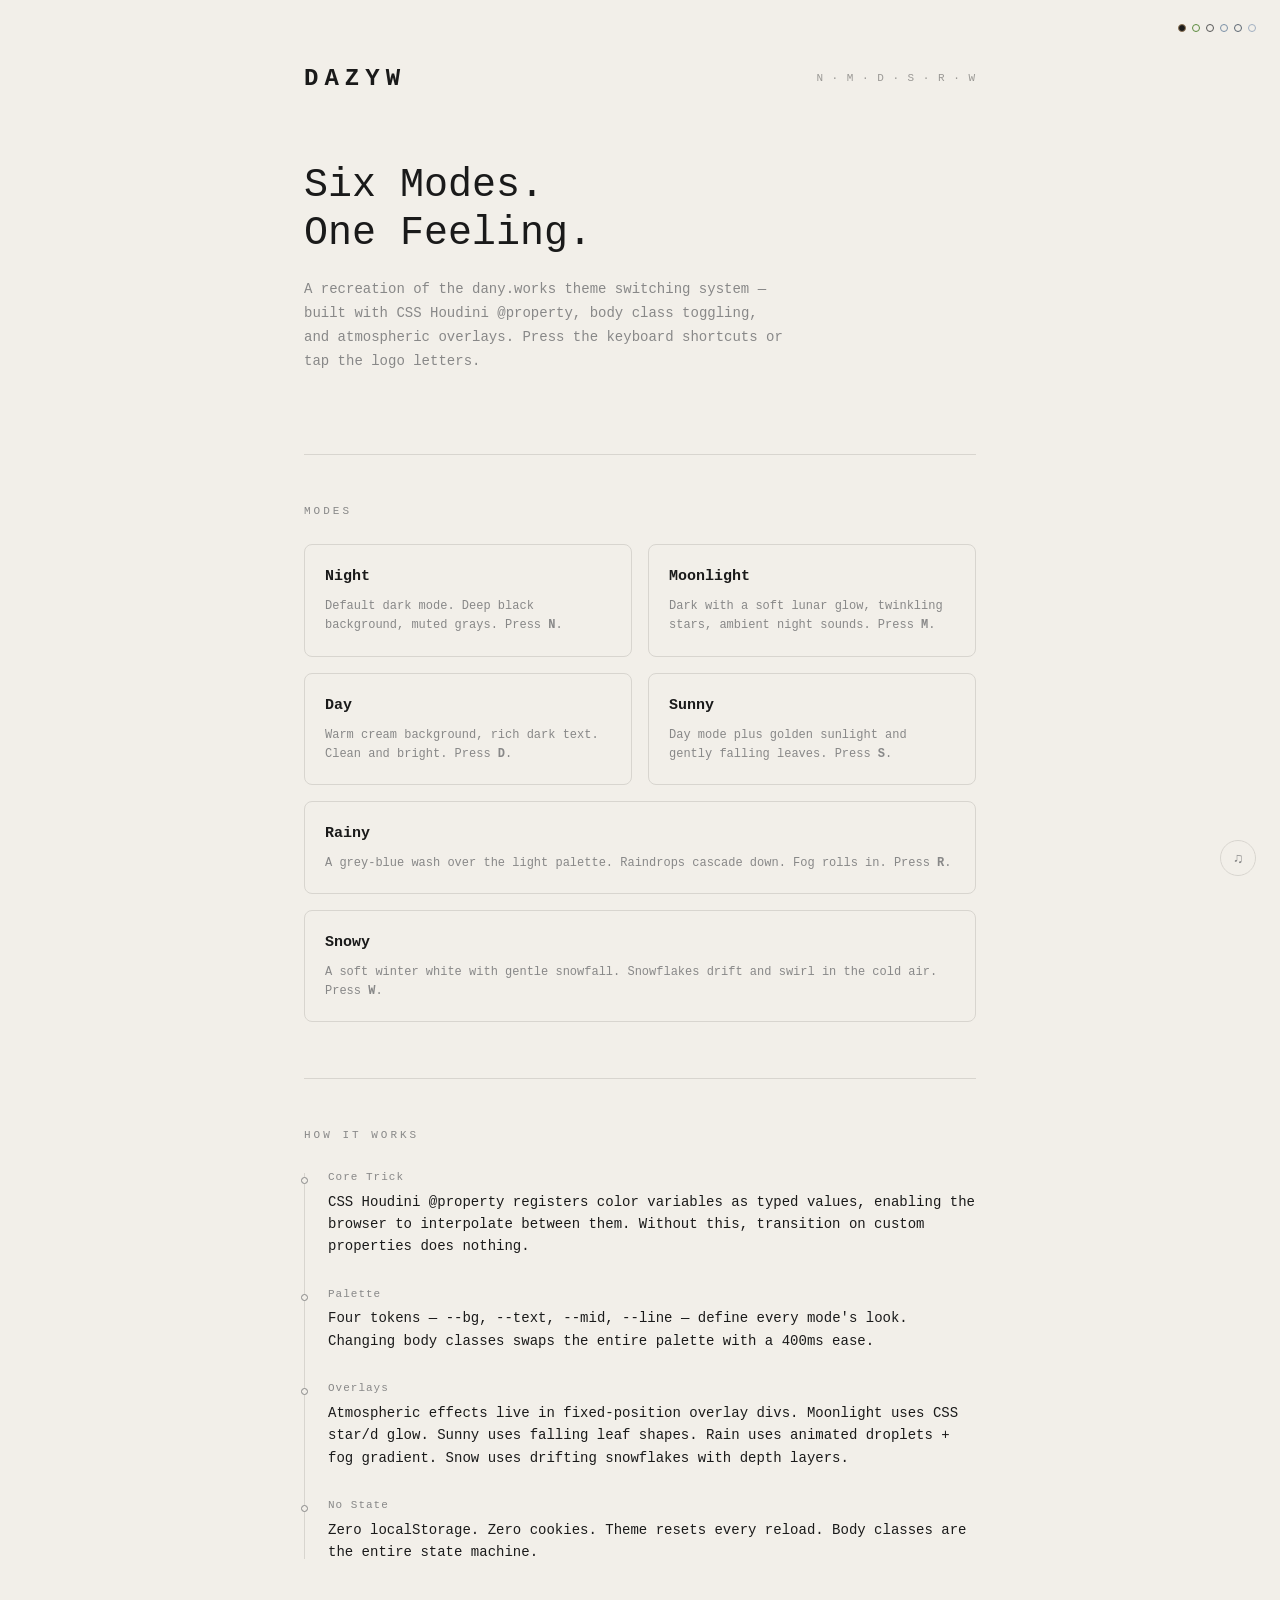
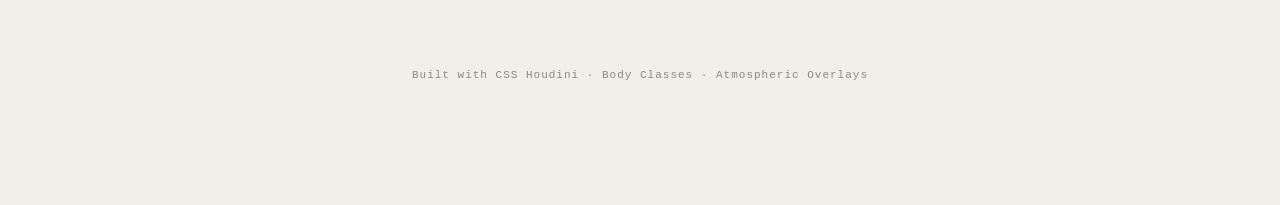
<file: index.html>
<!DOCTYPE html>
<html lang="en">
<head>
<meta charset="UTF-8">
<meta name="viewport" content="width=device-width, initial-scale=1.0">
<title>Theme Modes — Night · Moonlight · Day · Sunny · Rainy · Snowy</title>
<style>
/* ── CSS Houdini @property — enables smooth color interpolation ── */
@property --bg    { syntax: '<color>'; inherits: true; initial-value: #080808; }
@property --text  { syntax: '<color>'; inherits: true; initial-value: #b4b4b4; }
@property --mid   { syntax: '<color>'; inherits: true; initial-value: #404040; }
@property --line  { syntax: '<color>'; inherits: true; initial-value: #181818; }
@property --accent { syntax: '<color>'; inherits: true; initial-value: #6b6b6b; }

/* ── Reset ── */
*, *::before, *::after { margin: 0; padding: 0; box-sizing: border-box; }

body {
  background: var(--bg);
  color: var(--text);
  font-family: 'SF Mono', 'Fira Code', 'Cascadia Code', monospace;
  transition: --bg 400ms ease, --text 400ms ease, --mid 400ms ease, --line 400ms ease, --accent 400ms ease;
  min-height: 100vh;
  overflow-x: hidden;
  line-height: 1.6;
}

a { color: var(--accent); text-decoration: none; transition: color 300ms; }
a:hover { color: var(--text); }

/* ── Mode color palettes ── */

/* Night is default — uses @property initial-values */

body.midnight {
  --bg: #080808;
  --text: #b4b4b4;
  --mid: #404040;
  --line: #181818;
  --accent: #7a8fa6;
}

body.light {
  --bg: #f2efe9;
  --text: #1a1a1a;
  --mid: #888888;
  --line: #d8d5cf;
  --accent: #8b7355;
}

body.rain {
  --bg: #4a535e;
  --text: #d8dce0;
  --mid: #8a929a;
  --line: #5c656e;
  --accent: #a0aab4;
}

body.snow {
  --bg: #d4dde7;
  --text: #1d2936;
  --mid: #5f7083;
  --line: #b5c1cf;
  --accent: #2f4154;
}

/* ── Layout ── */
.page { max-width: 720px; margin: 0 auto; padding: 60px 24px 120px; position: relative; z-index: 1; }

/* ── Header ── */
.header { display: flex; justify-content: space-between; align-items: center; margin-bottom: 64px; }
.logo {
  font-size: 24px;
  font-weight: 700;
  letter-spacing: 6px;
  color: var(--text);
  cursor: default;
  user-select: none;
}
.logo span {
  display: inline-block;
  cursor: pointer;
  transition: opacity 200ms;
  position: relative;
}
.logo span:hover { opacity: 0.7; }
.logo span[data-hint]:hover::after {
  content: attr(data-hint);
  position: absolute;
  bottom: -24px;
  left: 50%;
  transform: translateX(-50%);
  font-size: 10px;
  letter-spacing: 1px;
  opacity: 0.5;
  white-space: nowrap;
}

.mode-shortcuts {
  font-size: 11px;
  letter-spacing: 1px;
  opacity: 0.4;
  text-transform: uppercase;
}

/* ── Mode Indicator ── */
.mode-indicator {
  position: fixed;
  top: 24px;
  right: 24px;
  z-index: 1000;
  display: flex;
  gap: 6px;
}
.mode-dot {
  width: 8px;
  height: 8px;
  border-radius: 50%;
  border: 1.5px solid var(--mid);
  cursor: pointer;
  transition: all 300ms;
  position: relative;
}
.mode-dot:hover { transform: scale(1.4); }
.mode-dot.active { background: var(--text); border-color: var(--text); }
.mode-dot[data-mode="night"] { border-color: #555; }
.mode-dot[data-mode="midnight"] { border-color: #7a8fa6; }
.mode-dot[data-mode="day"] { border-color: #8b7355; }
.mode-dot[data-mode="sunny"] { border-color: #5a8a3c; }
.mode-dot[data-mode="rain"] { border-color: #5a6570; }
.mode-dot[data-mode="snow"] { border-color: #a0aec0; }

/* ── Hero ── */
.hero { margin-bottom: 80px; }
.hero h1 {
  font-size: 40px;
  font-weight: 300;
  line-height: 1.2;
  margin-bottom: 20px;
  color: var(--text);
}
.hero p {
  font-size: 14px;
  color: var(--mid);
  max-width: 480px;
  line-height: 1.7;
}

/* ── Divider ── */
.divider {
  height: 1px;
  background: var(--line);
  margin: 48px 0;
  transition: background 400ms;
}

/* ── Section ── */
.section { margin-bottom: 56px; }
.section-title {
  font-size: 11px;
  text-transform: uppercase;
  letter-spacing: 3px;
  color: var(--mid);
  margin-bottom: 24px;
}

/* ── Cards ── */
.card-grid { display: grid; grid-template-columns: 1fr 1fr; gap: 16px; }
.card {
  border: 1px solid var(--line);
  border-radius: 8px;
  padding: 20px;
  transition: border-color 300ms, transform 200ms;
  cursor: default;
}
.card:hover { border-color: var(--mid); transform: translateY(-2px); }
.card h3 { font-size: 15px; font-weight: 600; margin-bottom: 8px; color: var(--text); }
.card p { font-size: 12px; color: var(--mid); line-height: 1.6; }

/* ── Timeline ── */
.timeline { position: relative; padding-left: 24px; }
.timeline::before {
  content: '';
  position: absolute;
  left: 0;
  top: 4px;
  bottom: 4px;
  width: 1px;
  background: var(--line);
}
.timeline-item { margin-bottom: 28px; position: relative; }
.timeline-item::before {
  content: '';
  position: absolute;
  left: -27px;
  top: 8px;
  width: 7px;
  height: 7px;
  border-radius: 50%;
  border: 1.5px solid var(--mid);
  background: var(--bg);
  transition: background 300ms, border-color 300ms;
}
.timeline-item:hover::before { background: var(--text); border-color: var(--text); }
.timeline-date { font-size: 11px; color: var(--mid); margin-bottom: 4px; letter-spacing: 1px; }
.timeline-text { font-size: 14px; color: var(--text); line-height: 1.6; }

/* ── Footer ── */
.footer {
  text-align: center;
  padding-top: 48px;
  font-size: 11px;
  color: var(--mid);
  letter-spacing: 1px;
}

/* ══════════════════════════════════════════════
   OVERLAYS — atmospheric effects
   ══════════════════════════════════════════════ */

/* ── Moonlight overlay ── */
#moon-overlay {
  position: fixed;
  inset: 0;
  pointer-events: none;
  z-index: 999;
  opacity: 0;
  transition: opacity 700ms cubic-bezier(0.23, 1, 0.32, 1);
}
body.midnight #moon-overlay { opacity: 1; }

/* ── Moon — rendered via canvas for realism ── */
.moon-canvas-wrap {
  position: absolute;
  top: 5%;
  right: 12%;
  width: 90px;
  height: 90px;
}
#moon-canvas {
  width: 100%;
  height: 100%;
  border-radius: 50%;
  filter: drop-shadow(0 0 12px rgba(200, 215, 235, 0.25))
          drop-shadow(0 0 40px rgba(180, 200, 230, 0.10));
}
/* Soft halo ring around the moon */
.moon-canvas-wrap::before {
  content: '';
  position: absolute;
  inset: -45px;
  border-radius: 50%;
  background: radial-gradient(circle,
    rgba(180, 200, 230, 0.08) 25%,
    rgba(160, 185, 225, 0.03) 50%,
    transparent 70%
  );
  animation: haloPulse 14s ease-in-out infinite;
}
/* Moonlight beam on the page */
.moon-light-beam {
  position: absolute;
  top: 0;
  right: 0;
  width: 55%;
  height: 100%;
  background: radial-gradient(ellipse at 90% 6%,
    rgba(180, 200, 230, 0.035) 0%,
    rgba(160, 180, 215, 0.012) 35%,
    transparent 65%
  );
}

.stars { position: absolute; inset: 0; }
#stars-canvas { width: 100%; height: 100%; }

@keyframes haloPulse {
  0%, 100% { transform: scale(1); opacity: 0.8; }
  50% { transform: scale(1.06); opacity: 1; }
}

/* ── Sunny / Leaves overlay ── */
#leaves-overlay {
  position: fixed;
  inset: 0;
  pointer-events: none;
  z-index: 999;
  opacity: 0;
  mix-blend-mode: multiply;
  transition: opacity 700ms cubic-bezier(0.23, 1, 0.32, 1);
}
body.leaves #leaves-overlay { opacity: 1; }
#leaves-video {
  width: 100%;
  height: 100%;
  object-fit: cover;
}

/* ── Rain overlay ── */
#rain-overlay {
  position: fixed;
  inset: 0;
  pointer-events: none;
  z-index: 999;
  opacity: 0;
  transition: opacity 700ms cubic-bezier(0.23, 1, 0.32, 1);
}
body.rain #rain-overlay { opacity: 1; }

/* Rain canvas — drawn in JS for 淅淅沥沥 effect */
#rain-canvas {
  position: absolute;
  inset: 0;
  width: 100%;
  height: 100%;
}
.rain-fog {
  position: absolute;
  inset: 0;
  background:
    radial-gradient(ellipse at 50% 100%, rgba(70, 80, 95, 0.15) 0%, transparent 45%),
    radial-gradient(ellipse at 20% 85%, rgba(60, 70, 85, 0.08) 0%, transparent 35%),
    radial-gradient(ellipse at 80% 90%, rgba(55, 65, 80, 0.06) 0%, transparent 30%);
  animation: fogDrift 25s ease-in-out infinite alternate;
}

@keyframes fogDrift {
  0%   { transform: translateX(-1.5%); opacity: 0.7; }
  100% { transform: translateX(1.5%); opacity: 1; }
}

/* ── Snow overlay ── */
#snow-overlay {
  position: fixed;
  inset: 0;
  pointer-events: none;
  z-index: 999;
  opacity: 0;
  transition: opacity 700ms cubic-bezier(0.23, 1, 0.32, 1);
}
body.snow #snow-overlay { opacity: 1; }

#snow-canvas {
  position: absolute;
  inset: 0;
  width: 100%;
  height: 100%;
}

.snow-glow {
  position: absolute;
  inset: 0;
  background:
    linear-gradient(180deg, rgba(53, 67, 82, 0.22) 0%, rgba(70, 88, 109, 0.12) 35%, rgba(25, 34, 46, 0.08) 100%),
    radial-gradient(ellipse at 18% 18%, rgba(255, 255, 255, 0.34) 0%, transparent 38%),
    radial-gradient(ellipse at 82% 26%, rgba(240, 247, 255, 0.22) 0%, transparent 34%),
    radial-gradient(ellipse at 50% 0%, rgba(255, 255, 255, 0.12) 0%, transparent 55%);
  animation: snowGlowPulse 8s ease-in-out infinite alternate;
}

@keyframes snowGlowPulse {
  0% { opacity: 0.6; }
  100% { opacity: 1; }
}

/* ── Mode toast notification ── */
.mode-toast {
  position: fixed;
  bottom: 32px;
  left: 50%;
  transform: translateX(-50%) translateY(20px);
  font-size: 12px;
  letter-spacing: 2px;
  text-transform: uppercase;
  color: var(--text);
  opacity: 0;
  transition: opacity 400ms, transform 400ms;
  pointer-events: none;
  z-index: 1001;
  background: var(--bg);
  padding: 8px 20px;
  border: 1px solid var(--line);
  border-radius: 20px;
}
.mode-toast.visible {
  opacity: 1;
  transform: translateX(-50%) translateY(0);
}

/* ── Audio toggle ── */
.audio-toggle {
  position: fixed;
  bottom: 24px;
  right: 24px;
  width: 36px;
  height: 36px;
  border-radius: 50%;
  border: 1px solid var(--line);
  background: var(--bg);
  color: var(--mid);
  font-size: 14px;
  cursor: pointer;
  z-index: 1001;
  display: flex;
  align-items: center;
  justify-content: center;
  transition: border-color 300ms, color 300ms;
}
.audio-toggle:hover { border-color: var(--mid); color: var(--text); }
.audio-toggle.muted { opacity: 0.4; }
</style>
</head>
<body class="light">

<!-- ═══ Atmospheric Overlays ═══ -->

<!-- Moonlight -->
<div id="moon-overlay">
  <div class="moon-light-beam"></div>
  <div class="stars"><canvas id="stars-canvas"></canvas></div>
  <div class="moon-canvas-wrap">
    <canvas id="moon-canvas" width="480" height="480"></canvas>
  </div>
</div>

<!-- Sunny / Leaves -->
<div id="leaves-overlay">
  <video id="leaves-video" src="assets/leaves.mp4" autoplay muted loop playsinline></video>
</div>

<!-- Rainy -->
<div id="rain-overlay">
  <div class="rain-fog"></div>
  <canvas id="rain-canvas"></canvas>
</div>

<!-- Snowy -->
<div id="snow-overlay">
  <div class="snow-glow"></div>
  <canvas id="snow-canvas"></canvas>
</div>

<!-- ═══ Ambient Audio Files ═══ -->
<audio id="forest-audio" src="assets/forest.mp3" loop preload="auto"></audio>

<!-- ═══ Mode Indicator ═══ -->
<div class="mode-indicator">
  <div class="mode-dot" data-mode="day" title="Day (D)"></div>
  <div class="mode-dot" data-mode="sunny" title="Sunny (S)"></div>
  <div class="mode-dot" data-mode="night" title="Night (N)"></div>
  <div class="mode-dot" data-mode="midnight" title="Moonlight (M)"></div>
  <div class="mode-dot" data-mode="rain" title="Rainy (R)"></div>
  <div class="mode-dot" data-mode="snow" title="Snowy (W)"></div>
</div>

<!-- ═══ Page Content ═══ -->
<div class="page">
  <header class="header">
    <div class="logo">
      <span data-mode="day" data-hint="Day">D</span><span data-mode="sunny" data-hint="Sunny">A</span><span data-mode="night" data-hint="Night">Z</span><span data-mode="rain" data-hint="Rain">Y</span><span data-mode="snow" data-hint="Snow">W</span>
    </div>
    <div class="mode-shortcuts">N · M · D · S · R · W</div>
  </header>

  <section class="hero">
    <h1>Six Modes.<br>One Feeling.</h1>
    <p>A recreation of the dany.works theme switching system — built with CSS Houdini <code>@property</code>, body class toggling, and atmospheric overlays. Press the keyboard shortcuts or tap the logo letters.</p>
  </section>

  <div class="divider"></div>

  <section class="section">
    <div class="section-title">Modes</div>
    <div class="card-grid">
      <div class="card">
        <h3>Night</h3>
        <p>Default dark mode. Deep black background, muted grays. Press <strong>N</strong>.</p>
      </div>
      <div class="card">
        <h3>Moonlight</h3>
        <p>Dark with a soft lunar glow, twinkling stars, ambient night sounds. Press <strong>M</strong>.</p>
      </div>
      <div class="card">
        <h3>Day</h3>
        <p>Warm cream background, rich dark text. Clean and bright. Press <strong>D</strong>.</p>
      </div>
      <div class="card">
        <h3>Sunny</h3>
        <p>Day mode plus golden sunlight and gently falling leaves. Press <strong>S</strong>.</p>
      </div>
      <div class="card" style="grid-column: span 2;">
        <h3>Rainy</h3>
        <p>A grey-blue wash over the light palette. Raindrops cascade down. Fog rolls in. Press <strong>R</strong>.</p>
      </div>
      <div class="card" style="grid-column: span 2;">
        <h3>Snowy</h3>
        <p>A soft winter white with gentle snowfall. Snowflakes drift and swirl in the cold air. Press <strong>W</strong>.</p>
      </div>
    </div>
  </section>

  <div class="divider"></div>

  <section class="section">
    <div class="section-title">How It Works</div>
    <div class="timeline">
      <div class="timeline-item">
        <div class="timeline-date">Core Trick</div>
        <div class="timeline-text">CSS Houdini <code>@property</code> registers color variables as typed values, enabling the browser to interpolate between them. Without this, <code>transition</code> on custom properties does nothing.</div>
      </div>
      <div class="timeline-item">
        <div class="timeline-date">Palette</div>
        <div class="timeline-text">Four tokens — <code>--bg</code>, <code>--text</code>, <code>--mid</code>, <code>--line</code> — define every mode's look. Changing body classes swaps the entire palette with a 400ms ease.</div>
      </div>
      <div class="timeline-item">
        <div class="timeline-date">Overlays</div>
        <div class="timeline-text">Atmospheric effects live in fixed-position overlay divs. Moonlight uses CSS star/d glow. Sunny uses falling leaf shapes. Rain uses animated droplets + fog gradient. Snow uses drifting snowflakes with depth layers.</div>
      </div>
      <div class="timeline-item">
        <div class="timeline-date">No State</div>
        <div class="timeline-text">Zero localStorage. Zero cookies. Theme resets every reload. Body classes are the entire state machine.</div>
      </div>
    </div>
  </section>

  <div class="footer">Built with CSS Houdini · Body Classes · Atmospheric Overlays</div>
</div>

<!-- ═══ Mode Toast ═══ -->
<div class="mode-toast" id="toast"></div>

<!-- ═══ Audio Toggle ═══ -->
<button class="audio-toggle" id="audio-toggle" title="Toggle ambient audio">♫</button>

<script>
// ═══════════════════════════════════════════
// Generate overlay elements
// ═══════════════════════════════════════════

// Stars — Canvas-based with natural scintillation
const starsState = { active: false, raf: null };

(function initStars() {
  const canvas = document.getElementById('stars-canvas');
  const ctx = canvas.getContext('2d');
  let W, H;

  function resize() {
    const dpr = window.devicePixelRatio || 1;
    W = window.innerWidth;
    H = window.innerHeight;
    canvas.width = W * dpr;
    canvas.height = H * dpr;
    ctx.scale(dpr, dpr);
  }
  resize();
  window.addEventListener('resize', resize);

  // Star color temperatures
  const colors = [
    [200, 210, 230],  // cool white
    [220, 215, 200],  // warm white
    [170, 195, 240],  // blue-white
    [240, 225, 180],  // yellow
    [230, 195, 175],  // orange
  ];

  // Generate star data
  const stars = [];
  for (let i = 0; i < 150; i++) {
    const isBright = Math.random() < 0.12;
    const c = colors[Math.floor(Math.random() * colors.length)];
    stars.push({
      x: Math.random() * 100,  // percent
      y: Math.random() * 60,   // percent — upper 60% of sky
      baseR: isBright ? (1.2 + Math.random() * 1.2) : (0.4 + Math.random() * 0.8),
      r: c[0], g: c[1], b: c[2],
      baseAlpha: isBright ? (0.5 + Math.random() * 0.3) : (0.15 + Math.random() * 0.25),
      // Each star has its own oscillation phase and speed
      phase: Math.random() * Math.PI * 2,
      speed: 0.3 + Math.random() * 0.8,  // radians per second
      // Scintillation: amplitude of flicker
      flickerAmp: isBright ? (0.15 + Math.random() * 0.2) : (0.08 + Math.random() * 0.12),
      // Occasional bright flash
      flashPhase: Math.random() * Math.PI * 2,
      flashSpeed: 0.05 + Math.random() * 0.1,
      isBright,
    });
  }

  let lastTime = 0;

  function tick(time) {
    if (!starsState.active) return;
    const t = time * 0.001; // seconds
    const dt = lastTime ? t - lastTime : 0.016;
    lastTime = t;

    ctx.clearRect(0, 0, W, H);

    for (const s of stars) {
      const px = s.x * W / 100;
      const py = s.y * H / 100;

      // Primary oscillation — smooth breathing
      const osc = Math.sin(s.phase + t * s.speed);
      // Secondary faster shimmer
      const shimmer = Math.sin(s.phase * 3.7 + t * s.speed * 2.3) * 0.3;
      // Rare bright flash (scintillation spike)
      const flash = Math.pow(Math.max(0, Math.sin(s.flashPhase + t * s.flashSpeed)), 12) * 0.4;

      const alpha = Math.max(0.02, s.baseAlpha + (osc + shimmer) * s.flickerAmp + flash);
      const radius = s.baseR * (1 + flash * 0.5);

      // Draw star core
      ctx.beginPath();
      ctx.arc(px, py, radius, 0, Math.PI * 2);
      ctx.fillStyle = `rgba(${s.r},${s.g},${s.b},${alpha})`;
      ctx.fill();

      // Glow for bright stars
      if (s.isBright && alpha > 0.4) {
        const glow = ctx.createRadialGradient(px, py, 0, px, py, radius * 3.5);
        glow.addColorStop(0, `rgba(${s.r},${s.g},${s.b},${alpha * 0.25})`);
        glow.addColorStop(1, 'transparent');
        ctx.beginPath();
        ctx.arc(px, py, radius * 3.5, 0, Math.PI * 2);
        ctx.fillStyle = glow;
        ctx.fill();
      }
    }

    starsState.raf = requestAnimationFrame(tick);
  }

  starsState.start = function() {
    if (starsState.active) return;
    resize();
    lastTime = 0;
    starsState.active = true;
    starsState.raf = requestAnimationFrame(tick);
  };
  starsState.stop = function() {
    starsState.active = false;
    if (starsState.raf) cancelAnimationFrame(starsState.raf);
    ctx.clearRect(0, 0, W, H);
  };
})();

// ═══════════════════════════════════════════
// Canvas Moon — procedural surface with craters, maria, terminator
// ═══════════════════════════════════════════
(function renderMoon() {
  const c = document.getElementById('moon-canvas');
  const ctx = c.getContext('2d');
  const S = c.width; // 480 — supersampled, displayed at 90px CSS
  const R = S / 2;
  const cx = R, cy = R;

  // Seeded random
  let seed = 42;
  function srand() { seed = (seed * 16807 + 0) % 2147483647; return (seed - 1) / 2147483646; }

  // Clip everything to the disk
  ctx.beginPath(); ctx.arc(cx, cy, R, 0, Math.PI * 2); ctx.clip();

  // 1) Base — smooth lit surface, light from upper-left
  const base = ctx.createRadialGradient(cx * 0.72, cy * 0.68, R * 0.02, cx, cy, R);
  base.addColorStop(0, '#e2ddd2');
  base.addColorStop(0.3, '#d5d0c5');
  base.addColorStop(0.65, '#c0bbb0');
  base.addColorStop(1, '#aaa59a');
  ctx.fillStyle = base;
  ctx.fillRect(0, 0, S, S);

  // 2) Lunar maria — soft dark regions
  const maria = [
    { x: 0.36, y: 0.30, rx: 0.20, ry: 0.13, a: 0.10 },
    { x: 0.46, y: 0.54, rx: 0.15, ry: 0.11, a: 0.08 },
    { x: 0.56, y: 0.40, rx: 0.11, ry: 0.15, a: 0.07 },
    { x: 0.30, y: 0.62, rx: 0.13, ry: 0.10, a: 0.06 },
  ];
  maria.forEach(m => {
    const g = ctx.createRadialGradient(m.x * S, m.y * S, 0, m.x * S, m.y * S, Math.max(m.rx, m.ry) * S);
    g.addColorStop(0, `rgba(75, 72, 65, ${m.a})`);
    g.addColorStop(0.5, `rgba(80, 77, 70, ${m.a * 0.4})`);
    g.addColorStop(1, 'transparent');
    ctx.fillStyle = g;
    ctx.beginPath();
    ctx.ellipse(m.x * S, m.y * S, m.rx * S, m.ry * S, srand() * 0.4, 0, Math.PI * 2);
    ctx.fill();
  });

  // 3) Craters — just 4 subtle ones
  const craters = [
    { x: 0.32, y: 0.28, r: 0.055 },
    { x: 0.52, y: 0.35, r: 0.035 },
    { x: 0.40, y: 0.56, r: 0.045 },
    { x: 0.60, y: 0.58, r: 0.03 },
  ];
  craters.forEach(cr => {
    const px = cr.x * S, py = cr.y * S, pr = cr.r * S;
    // Shadow
    const shadow = ctx.createRadialGradient(px + pr * 0.12, py + pr * 0.12, pr * 0.2, px, py, pr);
    shadow.addColorStop(0, 'rgba(50, 45, 40, 0.10)');
    shadow.addColorStop(0.8, 'rgba(50, 45, 40, 0.05)');
    shadow.addColorStop(1, 'transparent');
    ctx.fillStyle = shadow;
    ctx.beginPath(); ctx.arc(px, py, pr, 0, Math.PI * 2); ctx.fill();
    // Highlight rim
    ctx.strokeStyle = 'rgba(230, 225, 218, 0.06)';
    ctx.lineWidth = 1.5;
    ctx.beginPath(); ctx.arc(px - pr * 0.06, py - pr * 0.06, pr * 0.8, -Math.PI * 0.7, Math.PI * 0.15); ctx.stroke();
  });

  // 4) Terminator — dark limb on the right side
  const terminator = ctx.createLinearGradient(cx * 0.5, 0, S, 0);
  terminator.addColorStop(0, 'transparent');
  terminator.addColorStop(0.55, 'transparent');
  terminator.addColorStop(0.8, 'rgba(12, 15, 28, 0.2)');
  terminator.addColorStop(1, 'rgba(5, 8, 18, 0.55)');
  ctx.fillStyle = terminator;
  ctx.fillRect(0, 0, S, S);

  // 5) Earthshine — very faint blue on dark limb
  const es = ctx.createRadialGradient(cx + R * 0.65, cy, 0, cx + R * 0.65, cy, R * 0.5);
  es.addColorStop(0, 'rgba(100, 130, 180, 0.03)');
  es.addColorStop(1, 'transparent');
  ctx.fillStyle = es;
  ctx.fillRect(0, 0, S, S);

  // 6) Limb darkening — edges fade
  const limb = ctx.createRadialGradient(cx, cy, R * 0.65, cx, cy, R);
  limb.addColorStop(0, 'transparent');
  limb.addColorStop(0.85, 'rgba(25, 22, 18, 0.06)');
  limb.addColorStop(1, 'rgba(15, 12, 8, 0.18)');
  ctx.fillStyle = limb;
  ctx.fillRect(0, 0, S, S);
})();

// ═══════════════════════════════════════════
// Canvas Snow — snowflake shapes with drifting wind
// ═══════════════════════════════════════════
const snowState = { active: false, raf: null };

(function initSnow() {
  const canvas = document.getElementById('snow-canvas');
  const ctx = canvas.getContext('2d');
  let W, H;
  let time = 0;
  const flakes = [];

  function resize() {
    const dpr = window.devicePixelRatio || 1;
    W = window.innerWidth;
    H = window.innerHeight;
    canvas.width = W * dpr;
    canvas.height = H * dpr;
    canvas.style.width = `${W}px`;
    canvas.style.height = `${H}px`;
    ctx.setTransform(dpr, 0, 0, dpr, 0, 0);
  }
  resize();
  window.addEventListener('resize', resize);

  function createFlake(layer, fresh = true) {
    const size = layer.sizeMin + Math.random() * (layer.sizeMax - layer.sizeMin);
    return {
      x: Math.random() * (W + 160) - 80,
      y: fresh ? Math.random() * H : -size * (10 + Math.random() * 18),
      size,
      speed: layer.speedMin + Math.random() * (layer.speedMax - layer.speedMin),
      wobbleAmp: layer.wobble * (0.7 + Math.random() * 0.7),
      wobblePhase: Math.random() * Math.PI * 2,
      wobbleSpeed: 0.008 + Math.random() * 0.018,
      alpha: layer.alphaMin + Math.random() * (layer.alphaMax - layer.alphaMin),
      baseDrift: layer.driftMin + Math.random() * (layer.driftMax - layer.driftMin),
      windWeight: layer.windWeight * (0.8 + Math.random() * 0.5),
      rotation: Math.random() * Math.PI * 2,
      rotationSpeed: (Math.random() - 0.5) * 0.01,
      detail: layer.detail,
      branchScale: layer.branchScale,
      glow: layer.glow
    };
  }

  function spawnFlakes() {
    flakes.length = 0;
    const layers = [
      { count: 34, sizeMin: 3.2, sizeMax: 5.2, speedMin: 1.15, speedMax: 1.9, wobble: 0.65, alphaMin: 0.62, alphaMax: 0.82, driftMin: -0.34, driftMax: 0.34, windWeight: 1.35, detail: 2, branchScale: 1.12, glow: 0.2 },
      { count: 84, sizeMin: 1.9, sizeMax: 3.3, speedMin: 0.72, speedMax: 1.28, wobble: 0.45, alphaMin: 0.36, alphaMax: 0.62, driftMin: -0.24, driftMax: 0.24, windWeight: 1.04, detail: 1, branchScale: 0.9, glow: 0.08 },
      { count: 150, sizeMin: 0.8, sizeMax: 1.55, speedMin: 0.4, speedMax: 0.9, wobble: 0.24, alphaMin: 0.12, alphaMax: 0.32, driftMin: -0.14, driftMax: 0.15, windWeight: 0.78, detail: 0, branchScale: 0.6, glow: 0.02 },
    ];

    layers.forEach(layer => {
      for (let i = 0; i < layer.count; i++) {
        flakes.push(createFlake(layer, true));
      }
    });
  }
  spawnFlakes();

  function getWind(tick) {
    const breeze = Math.sin(tick * 0.016) * 1.02 + Math.sin(tick * 0.0054 + 1.2) * 1.2;
    const gust = Math.pow((Math.sin(tick * 0.0028 - 0.8) + 1) * 0.5, 4) * 2.85;
    return breeze + gust - 0.58;
  }

  function drawSnowflake(flake, windPush) {
    const { x, y, size, alpha, detail, branchScale, glow, rotation } = flake;

    if (glow > 0) {
      const halo = ctx.createRadialGradient(x, y, 0, x, y, size * 4.5);
      halo.addColorStop(0, `rgba(255, 255, 255, ${alpha * glow})`);
      halo.addColorStop(1, 'rgba(255, 255, 255, 0)');
      ctx.beginPath();
      ctx.arc(x, y, size * 4.5, 0, Math.PI * 2);
      ctx.fillStyle = halo;
      ctx.fill();
    }

    ctx.save();
    ctx.translate(x, y);
    ctx.rotate(rotation);
    ctx.strokeStyle = `rgba(255, 255, 255, ${alpha})`;
    ctx.fillStyle = `rgba(255, 255, 255, ${Math.min(alpha + 0.08, 0.92)})`;
    ctx.lineWidth = Math.max(0.7, size * 0.25);
    ctx.lineCap = 'round';
    ctx.lineJoin = 'round';

    if (detail === 0 && Math.abs(windPush) > 0.35) {
      const trail = Math.min(14, size * 7 + Math.abs(windPush) * 4);
      ctx.strokeStyle = `rgba(255, 255, 255, ${alpha * 0.65})`;
      ctx.lineWidth = Math.max(0.45, size * 0.18);
      ctx.beginPath();
      ctx.moveTo(-trail, trail * 0.12);
      ctx.lineTo(0, 0);
      ctx.stroke();
      ctx.strokeStyle = `rgba(255, 255, 255, ${alpha})`;
      ctx.lineWidth = Math.max(0.7, size * 0.25);
    }

    const armLength = size * 2.6;
    const branchNear = armLength * 0.45;
    const branchFar = armLength * 0.72;
    const branchLen = size * 0.78 * branchScale;

    ctx.beginPath();
    for (let i = 0; i < 6; i++) {
      const angle = (Math.PI / 3) * i;
      const dx = Math.cos(angle);
      const dy = Math.sin(angle);

      ctx.moveTo(0, 0);
      ctx.lineTo(dx * armLength, dy * armLength);

      if (detail >= 1) {
        const bx = dx * branchNear;
        const by = dy * branchNear;
        ctx.moveTo(bx, by);
        ctx.lineTo(
          bx + Math.cos(angle + Math.PI * 0.68) * branchLen,
          by + Math.sin(angle + Math.PI * 0.68) * branchLen
        );
        ctx.moveTo(bx, by);
        ctx.lineTo(
          bx + Math.cos(angle - Math.PI * 0.68) * branchLen,
          by + Math.sin(angle - Math.PI * 0.68) * branchLen
        );
      }

      if (detail >= 2) {
        const tx = dx * branchFar;
        const ty = dy * branchFar;
        ctx.moveTo(tx, ty);
        ctx.lineTo(
          tx + Math.cos(angle + Math.PI * 0.78) * branchLen * 0.75,
          ty + Math.sin(angle + Math.PI * 0.78) * branchLen * 0.75
        );
        ctx.moveTo(tx, ty);
        ctx.lineTo(
          tx + Math.cos(angle - Math.PI * 0.78) * branchLen * 0.75,
          ty + Math.sin(angle - Math.PI * 0.78) * branchLen * 0.75
        );
      }
    }
    ctx.stroke();

    ctx.beginPath();
    ctx.arc(0, 0, Math.max(0.45, size * 0.22), 0, Math.PI * 2);
    ctx.fill();
    ctx.restore();
  }

  function tick() {
    if (!snowState.active) return;
    ctx.clearRect(0, 0, W, H);
    time += 1;

    const wind = getWind(time);

    for (let i = 0; i < flakes.length; i++) {
      const f = flakes[i];
      const sway = Math.sin(f.wobblePhase + time * f.wobbleSpeed) * f.wobbleAmp;
      const windPush = wind * f.windWeight;

      f.y += f.speed * (1 + Math.abs(windPush) * 0.16);
      f.x += f.baseDrift + sway + windPush * 1.22;
      f.rotation += f.rotationSpeed + windPush * 0.018;

      if (f.y > H + f.size * 6) {
        flakes[i] = createFlake({
          count: 1,
          sizeMin: f.size * 0.85,
          sizeMax: f.size * 1.05,
          speedMin: Math.max(0.2, f.speed * 0.92),
          speedMax: f.speed * 1.08,
          wobble: f.wobbleAmp,
          alphaMin: Math.max(0.1, f.alpha * 0.92),
          alphaMax: Math.min(0.9, f.alpha * 1.05),
          driftMin: f.baseDrift - 0.05,
          driftMax: f.baseDrift + 0.05,
          windWeight: f.windWeight,
          detail: f.detail,
          branchScale: f.branchScale,
          glow: f.glow
        }, false);
        continue;
      }

      if (f.x > W + 90) f.x = -90;
      if (f.x < -90) f.x = W + 90;

      drawSnowflake(f, windPush);
    }

    snowState.raf = requestAnimationFrame(tick);
  }

  snowState.start = function() {
    if (snowState.active) return;
    resize();
    spawnFlakes();
    snowState.active = true;
    tick();
  };
  snowState.stop = function() {
    snowState.active = false;
    if (snowState.raf) cancelAnimationFrame(snowState.raf);
    ctx.clearRect(0, 0, W, H);
  };
})();

// ═══════════════════════════════════════════
// Canvas Rain — 淅淅沥沥 effect with splashes
// ═══════════════════════════════════════════
const rainState = { active: false, raf: null };

(function initRain() {
  const canvas = document.getElementById('rain-canvas');
  const ctx = canvas.getContext('2d');
  let W, H;

  function resize() {
    const dpr = window.devicePixelRatio || 1;
    W = window.innerWidth;
    H = window.innerHeight;
    canvas.width = W * dpr;
    canvas.height = H * dpr;
    ctx.scale(dpr, dpr);
  }
  resize();
  window.addEventListener('resize', resize);

  // Drop pool — three layers
  const drops = [];
  const splashes = [];

  function spawnDrops() {
    drops.length = 0;
    const layers = [
      { count: 70,  lenMin: 12, lenMax: 22, speed: 20, w: 1.0, color: [200,210,225], alphaMin: 0.20, alphaMax: 0.38 },  // foreground
      { count: 150, lenMin: 7,  lenMax: 15, speed: 14, w: 0.7, color: [185,195,212], alphaMin: 0.12, alphaMax: 0.25 },  // mid
      { count: 120, lenMin: 4,  lenMax: 9,  speed: 9,  w: 0.4, color: [170,180,200], alphaMin: 0.06, alphaMax: 0.15 },  // background
    ];
    layers.forEach(l => {
      for (let i = 0; i < l.count; i++) {
        drops.push({
          x: Math.random() * (W + 60) - 30,
          y: Math.random() * H,
          len: l.lenMin + Math.random() * (l.lenMax - l.lenMin),
          speed: l.speed + Math.random() * l.speed * 0.4,
          w: l.w + Math.random() * 0.15,
          r: l.color[0], g: l.color[1], b: l.color[2],
          alpha: l.alphaMin + Math.random() * (l.alphaMax - l.alphaMin),
          drift: 1.5 + Math.random() * 1,  // slight wind drift
          splashChance: l.w > 1 ? 0.3 : 0.05,
        });
      }
    });
  }
  spawnDrops();

  function tick() {
    if (!rainState.active) return;
    ctx.clearRect(0, 0, W, H);

    // Draw drops
    for (const d of drops) {
      ctx.beginPath();
      ctx.moveTo(d.x, d.y);
      ctx.lineTo(d.x + d.drift * (d.len / d.speed), d.y + d.len);
      ctx.strokeStyle = `rgba(${d.r},${d.g},${d.b},${d.alpha})`;
      ctx.lineWidth = d.w;
      ctx.lineCap = 'round';
      ctx.stroke();

      // Move
      d.y += d.speed;
      d.x += d.drift;

      // Reset at bottom — spawn splash
      if (d.y > H) {
        if (Math.random() < d.splashChance) {
          splashes.push({
            x: d.x, y: H - 2 + Math.random() * 4,
            r: 0, maxR: 2 + Math.random() * 3,
            alpha: 0.2 + Math.random() * 0.15,
            life: 0, maxLife: 8 + Math.random() * 6,
          });
        }
        d.y = -d.len - Math.random() * 80;
        d.x = Math.random() * (W + 60) - 30;
      }
    }

    // Draw splashes — tiny expanding rings
    for (let i = splashes.length - 1; i >= 0; i--) {
      const s = splashes[i];
      s.life++;
      s.r = s.maxR * (s.life / s.maxLife);
      const a = s.alpha * (1 - s.life / s.maxLife);
      if (a <= 0 || s.life >= s.maxLife) { splashes.splice(i, 1); continue; }
      ctx.beginPath();
      ctx.ellipse(s.x, s.y, s.r * 1.5, s.r * 0.5, 0, 0, Math.PI * 2);
      ctx.strokeStyle = `rgba(180,190,205,${a})`;
      ctx.lineWidth = 0.5;
      ctx.stroke();
    }

    rainState.raf = requestAnimationFrame(tick);
  }

  // Expose start/stop
  rainState.start = function() {
    if (rainState.active) return;
    resize();
    spawnDrops();
    rainState.active = true;
    tick();
  };
  rainState.stop = function() {
    rainState.active = false;
    if (rainState.raf) cancelAnimationFrame(rainState.raf);
    ctx.clearRect(0, 0, W, H);
  };
})();

// ═══════════════════════════════════════════
// Ambient audio (synthesized — no external files needed)
// ═══════════════════════════════════════════

let audioCtx = null;
let audioEnabled = true;
let activeNodes = [];

function getAudioCtx() {
  if (!audioCtx) audioCtx = new (window.AudioContext || window.webkitAudioContext)();
  if (audioCtx.state === 'suspended') audioCtx.resume().catch(() => {});
  return audioCtx;
}

function stopAllAudio() {
  activeNodes.forEach(n => { try { n.stop(); } catch(e) {} });
  activeNodes = [];
}

function playNightAmbience() {
  if (!audioEnabled) return;
  const ctx = getAudioCtx();
  // Crickets-like: filtered noise bursts
  const bufferSize = ctx.sampleRate * 2;
  const buffer = ctx.createBuffer(1, bufferSize, ctx.sampleRate);
  const data = buffer.getChannelData(0);
  for (let i = 0; i < bufferSize; i++) {
    data[i] = (Math.random() * 2 - 1) * 0.02;
  }
  const source = ctx.createBufferSource();
  source.buffer = buffer;
  source.loop = true;
  const filter = ctx.createBiquadFilter();
  filter.type = 'bandpass';
  filter.frequency.value = 4000;
  filter.Q.value = 15;
  const gain = ctx.createGain();
  gain.gain.value = 0.3;
  source.connect(filter).connect(gain).connect(ctx.destination);
  source.start();
  activeNodes.push(source);
}

function playRainAmbience() {
  if (!audioEnabled) return;
  const ctx = getAudioCtx();

  // Helper: create pink-ish noise (−3dB/octave roll-off via shaped white noise)
  function createPinkNoise(duration, channels) {
    const len = ctx.sampleRate * duration;
    const buf = ctx.createBuffer(channels, len, ctx.sampleRate);
    for (let ch = 0; ch < channels; ch++) {
      const d = buf.getChannelData(ch);
      let b0=0, b1=0, b2=0, b3=0, b4=0, b5=0, b6=0;
      for (let i = 0; i < len; i++) {
        const w = Math.random() * 2 - 1;
        b0 = 0.99886 * b0 + w * 0.0555179;
        b1 = 0.99332 * b1 + w * 0.0750759;
        b2 = 0.96900 * b2 + w * 0.1538520;
        b3 = 0.86650 * b3 + w * 0.3104856;
        b4 = 0.55000 * b4 + w * 0.5329522;
        b5 = -0.7616 * b5 - w * 0.0168980;
        d[i] = (b0 + b1 + b2 + b3 + b4 + b5 + b6 + w * 0.5362) * 0.015;
        b6 = w * 0.115926;
      }
    }
    return buf;
  }

  // 1) Main rain curtain — stereo pink noise, band-filtered for natural rain
  const rainBuf = createPinkNoise(4, 2);
  const rainSrc = ctx.createBufferSource();
  rainSrc.buffer = rainBuf;
  rainSrc.loop = true;
  const rainHP = ctx.createBiquadFilter();
  rainHP.type = 'highpass'; rainHP.frequency.value = 400;
  const rainLP = ctx.createBiquadFilter();
  rainLP.type = 'lowpass'; rainLP.frequency.value = 8000;
  const rainGain = ctx.createGain();
  rainGain.gain.value = 0.18;
  rainSrc.connect(rainHP).connect(rainLP).connect(rainGain).connect(ctx.destination);
  rainSrc.start();
  activeNodes.push(rainSrc);

  // 2) High-frequency "sizzle" layer — lighter rain on leaves/surfaces
  const sizzleBuf = createPinkNoise(3, 1);
  const sizzleSrc = ctx.createBufferSource();
  sizzleSrc.buffer = sizzleBuf;
  sizzleSrc.loop = true;
  const sizzleHP = ctx.createBiquadFilter();
  sizzleHP.type = 'highpass'; sizzleHP.frequency.value = 3000;
  const sizzleLP = ctx.createBiquadFilter();
  sizzleLP.type = 'lowpass'; sizzleLP.frequency.value = 12000;
  const sizzleGain = ctx.createGain();
  sizzleGain.gain.value = 0.06;
  sizzleSrc.connect(sizzleHP).connect(sizzleLP).connect(sizzleGain).connect(ctx.destination);
  sizzleSrc.start();
  activeNodes.push(sizzleSrc);

  // 3) Low rumble — distant thunder bed
  const rumbleBuf = createPinkNoise(5, 1);
  const rumbleSrc = ctx.createBufferSource();
  rumbleSrc.buffer = rumbleBuf;
  rumbleSrc.loop = true;
  const rumbleLP = ctx.createBiquadFilter();
  rumbleLP.type = 'lowpass'; rumbleLP.frequency.value = 200;
  const rumbleGain = ctx.createGain();
  rumbleGain.gain.value = 0.2;
  rumbleSrc.connect(rumbleLP).connect(rumbleGain).connect(ctx.destination);
  rumbleSrc.start();
  activeNodes.push(rumbleSrc);

  // 4) Periodic distant thunder cracks
  let thunderTimer = null;
  function scheduleThunder() {
    if (!audioEnabled) return;
    const now = ctx.currentTime;
    const dur = 1.5 + Math.random() * 3;
    const tBuf = createPinkNoise(dur, 1);
    const tSrc = ctx.createBufferSource();
    tSrc.buffer = tBuf;
    const tLP = ctx.createBiquadFilter();
    tLP.type = 'lowpass'; tLP.frequency.value = 120 + Math.random() * 80;
    const tGain = ctx.createGain();
    const vol = 0.15 + Math.random() * 0.2;
    tGain.gain.setValueAtTime(0, now);
    tGain.gain.linearRampToValueAtTime(vol, now + 0.05 + Math.random() * 0.1);
    tGain.gain.exponentialRampToValueAtTime(0.001, now + dur);
    tSrc.connect(tLP).connect(tGain).connect(ctx.destination);
    tSrc.start(now);
    tSrc.stop(now + dur + 0.1);
    thunderTimer = setTimeout(scheduleThunder, 8000 + Math.random() * 20000);
  }
  thunderTimer = setTimeout(scheduleThunder, 3000 + Math.random() * 5000);

  // 5) Individual drip impacts — noise burst + resonant tone
  let dripTimer = null;
  function scheduleDrip() {
    if (!audioEnabled) return;
    const now = ctx.currentTime;
    const count = 1 + Math.floor(Math.random() * 3);
    for (let i = 0; i < count; i++) {
      const t = now + Math.random() * 0.15;
      const dur = 0.02 + Math.random() * 0.04;
      // noise burst for the impact
      const nLen = Math.ceil(ctx.sampleRate * dur);
      const nBuf = ctx.createBuffer(1, nLen, ctx.sampleRate);
      const nd = nBuf.getChannelData(0);
      for (let j = 0; j < nLen; j++) nd[j] = (Math.random() * 2 - 1) * Math.exp(-j / (nLen * 0.3));
      const nSrc = ctx.createBufferSource();
      nSrc.buffer = nBuf;
      const nBP = ctx.createBiquadFilter();
      nBP.type = 'bandpass';
      nBP.frequency.value = 2000 + Math.random() * 4000;
      nBP.Q.value = 2 + Math.random() * 3;
      const nGain = ctx.createGain();
      const vol = 0.04 + Math.random() * 0.06;
      nGain.gain.setValueAtTime(vol, t);
      nGain.gain.exponentialRampToValueAtTime(0.0001, t + dur);
      nSrc.connect(nBP).connect(nGain).connect(ctx.destination);
      nSrc.start(t);
      nSrc.stop(t + dur + 0.01);
    }
    dripTimer = setTimeout(scheduleDrip, 40 + Math.random() * 100);
  }
  scheduleDrip();

  const origStop = stopAllAudio;
  stopAllAudio = function() {
    clearTimeout(thunderTimer);
    clearTimeout(dripTimer);
    origStop();
    stopAllAudio = origStop;
  };
}

function playSnowAmbience() {
  if (!audioEnabled) return;
  const ctx = getAudioCtx();

  function createWindNoise(duration, amplitude = 0.025) {
    const len = Math.ceil(ctx.sampleRate * duration);
    const buf = ctx.createBuffer(1, len, ctx.sampleRate);
    const data = buf.getChannelData(0);
    let smooth = 0;
    for (let i = 0; i < len; i++) {
      const white = (Math.random() * 2 - 1) * amplitude;
      smooth = smooth * 0.985 + white * 0.16;
      data[i] = smooth;
    }
    return buf;
  }

  const baseSrc = ctx.createBufferSource();
  baseSrc.buffer = createWindNoise(4.5, 0.03);
  baseSrc.loop = true;
  const baseHP = ctx.createBiquadFilter();
  baseHP.type = 'highpass';
  baseHP.frequency.value = 120;
  const baseLP = ctx.createBiquadFilter();
  baseLP.type = 'lowpass';
  baseLP.frequency.value = 1200;
  const baseGain = ctx.createGain();
  baseGain.gain.value = 0.095;
  baseSrc.connect(baseHP).connect(baseLP).connect(baseGain).connect(ctx.destination);
  baseSrc.start();

  const airySrc = ctx.createBufferSource();
  airySrc.buffer = createWindNoise(3.5, 0.018);
  airySrc.loop = true;
  const airyHP = ctx.createBiquadFilter();
  airyHP.type = 'highpass';
  airyHP.frequency.value = 700;
  const airyLP = ctx.createBiquadFilter();
  airyLP.type = 'lowpass';
  airyLP.frequency.value = 3200;
  const airyGain = ctx.createGain();
  airyGain.gain.value = 0.026;
  airySrc.connect(airyHP).connect(airyLP).connect(airyGain).connect(ctx.destination);
  airySrc.start();

  const gustSrc = ctx.createBufferSource();
  gustSrc.buffer = createWindNoise(5.5, 0.022);
  gustSrc.loop = true;
  const gustHP = ctx.createBiquadFilter();
  gustHP.type = 'highpass';
  gustHP.frequency.value = 250;
  const gustLP = ctx.createBiquadFilter();
  gustLP.type = 'lowpass';
  gustLP.frequency.value = 2100;
  const gustGain = ctx.createGain();
  gustGain.gain.value = 0.024;
  gustSrc.connect(gustHP).connect(gustLP).connect(gustGain).connect(ctx.destination);
  gustSrc.start();

  const rumbleSrc = ctx.createBufferSource();
  rumbleSrc.buffer = createWindNoise(6, 0.018);
  rumbleSrc.loop = true;
  const rumbleLP = ctx.createBiquadFilter();
  rumbleLP.type = 'lowpass';
  rumbleLP.frequency.value = 180;
  const rumbleGain = ctx.createGain();
  rumbleGain.gain.value = 0.012;
  rumbleSrc.connect(rumbleLP).connect(rumbleGain).connect(ctx.destination);
  rumbleSrc.start();

  const airyLfo = ctx.createOscillator();
  airyLfo.type = 'sine';
  airyLfo.frequency.value = 0.07;
  const airyDepth = ctx.createGain();
  airyDepth.gain.value = 0.012;
  airyLfo.connect(airyDepth).connect(airyGain.gain);
  airyLfo.start();

  const gustLfo = ctx.createOscillator();
  gustLfo.type = 'sine';
  gustLfo.frequency.value = 0.028;
  const gustDepth = ctx.createGain();
  gustDepth.gain.value = 0.018;
  gustLfo.connect(gustDepth).connect(gustGain.gain);
  gustLfo.start();

  const rumbleLfo = ctx.createOscillator();
  rumbleLfo.type = 'sine';
  rumbleLfo.frequency.value = 0.021;
  const rumbleDepth = ctx.createGain();
  rumbleDepth.gain.value = 0.008;
  rumbleLfo.connect(rumbleDepth).connect(rumbleGain.gain);
  rumbleLfo.start();

  activeNodes.push({
    stop() {
      [baseSrc, airySrc, gustSrc, rumbleSrc, airyLfo, gustLfo, rumbleLfo].forEach(node => {
        try { node.stop(); } catch (e) {}
      });
    }
  });
}

function playForestAmbience() {
  if (!audioEnabled) return;
  const audio = document.getElementById('forest-audio');
  if (audio) {
    audio.volume = 0.5;
    audio.play().catch(() => {});
  }
}

function stopForestAudio() {
  const audio = document.getElementById('forest-audio');
  if (audio) { audio.pause(); audio.currentTime = 0; }
}

// Audio toggle
document.getElementById('audio-toggle').addEventListener('click', function() {
  audioEnabled = !audioEnabled;
  this.classList.toggle('muted', !audioEnabled);
  if (!audioEnabled) {
    stopAllAudio();
    stopForestAudio();
  } else {
    // Re-start audio for the current mode
    if (currentMode === 'midnight') playNightAmbience();
    else if (currentMode === 'sunny') playForestAmbience();
    else if (currentMode === 'rain') playRainAmbience();
    else if (currentMode === 'snow') playSnowAmbience();
  }
});

// ═══════════════════════════════════════════
// Theme switching logic
// ═══════════════════════════════════════════

let currentMode = 'day';
let _sunnyCycle = 0;  // 0 = sunny, 1 = rain, 2 = snow (for mobile A-tap cycling)

const modes = ['night', 'midnight', 'day', 'sunny', 'rain', 'snow'];
const modeLabels = {
  night: 'Night',
  midnight: 'Moonlight',
  day: 'Day',
  sunny: 'Sunny',
  rain: 'Rainy',
  snow: 'Snowy'
};

function showToast(label) {
  const toast = document.getElementById('toast');
  toast.textContent = label;
  toast.classList.add('visible');
  clearTimeout(toast._timeout);
  toast._timeout = setTimeout(() => toast.classList.remove('visible'), 1500);
}

function updateDots(mode) {
  document.querySelectorAll('.mode-dot').forEach(dot => {
    dot.classList.toggle('active', dot.dataset.mode === mode);
  });
}

function stopAll() {
  stopAllAudio();
  stopForestAudio();
  rainState.stop();
  starsState.stop();
  snowState.stop();
}

function setMode(mode) {
  const body = document.body;
  const leavesVid = document.getElementById('leaves-video');

  // Pause all videos first
  if (leavesVid) { leavesVid.pause(); leavesVid.currentTime = 0; }

  // Remove all mode classes
  body.classList.remove('midnight', 'light', 'leaves', 'rain', 'snow');

  stopAll();

  currentMode = mode;

  switch(mode) {
    case 'night':
      // Default — no classes needed
      break;

    case 'midnight':
      body.classList.add('midnight');
      starsState.start();
      playNightAmbience();
      break;

    case 'day':
      body.classList.add('light');
      break;

    case 'sunny':
      body.classList.add('light', 'leaves');
      if (leavesVid) leavesVid.play().catch(() => {});
      playForestAmbience();
      break;

    case 'rain':
      body.classList.add('rain');
      rainState.start();
      playRainAmbience();
      break;

    case 'snow':
      body.classList.add('snow');
      snowState.start();
      playSnowAmbience();
      break;
  }

  updateDots(mode);
  showToast(modeLabels[mode]);
}

// ═══════════════════════════════════════════
// Keyboard shortcuts
// ═══════════════════════════════════════════

document.addEventListener('keydown', (e) => {
  if (e.target.tagName === 'INPUT' || e.target.tagName === 'TEXTAREA') return;

  switch(e.key.toLowerCase()) {
    case 'n': setMode('night'); break;
    case 'm': setMode('midnight'); break;
    case 'd': setMode('day'); break;
    case 's': setMode('sunny'); break;
    case 'r': setMode('rain'); break;
    case 'w': setMode('snow'); break;
  }
});

// ═══════════════════════════════════════════
// Logo letter taps (mobile)
// ═══════════════════════════════════════════

document.querySelectorAll('.logo span').forEach(span => {
  span.addEventListener('click', () => {
    const mode = span.dataset.mode;
    if (mode === 'sunny') {
      // Cycle: sunny → rain → snow → sunny
      if (_sunnyCycle === 0) {
        setMode('sunny');
        _sunnyCycle = 1;
      } else if (_sunnyCycle === 1) {
        setMode('rain');
        _sunnyCycle = 2;
      } else {
        setMode('snow');
        _sunnyCycle = 0;
      }
    } else if (mode === 'night') {
      setMode('night');
    } else if (mode === 'day') {
      setMode('day');
    } else if (mode === 'rain') {
      setMode('midnight');
    } else if (mode === 'snow') {
      setMode('snow');
    }
  });
});

// ═══════════════════════════════════════════
// Mode dot clicks
// ═══════════════════════════════════════════

document.querySelectorAll('.mode-dot').forEach(dot => {
  dot.addEventListener('click', () => {
    setMode(dot.dataset.mode);
  });
});

// Initialize
updateDots('day');
</script>
</body>
</html>
</file>
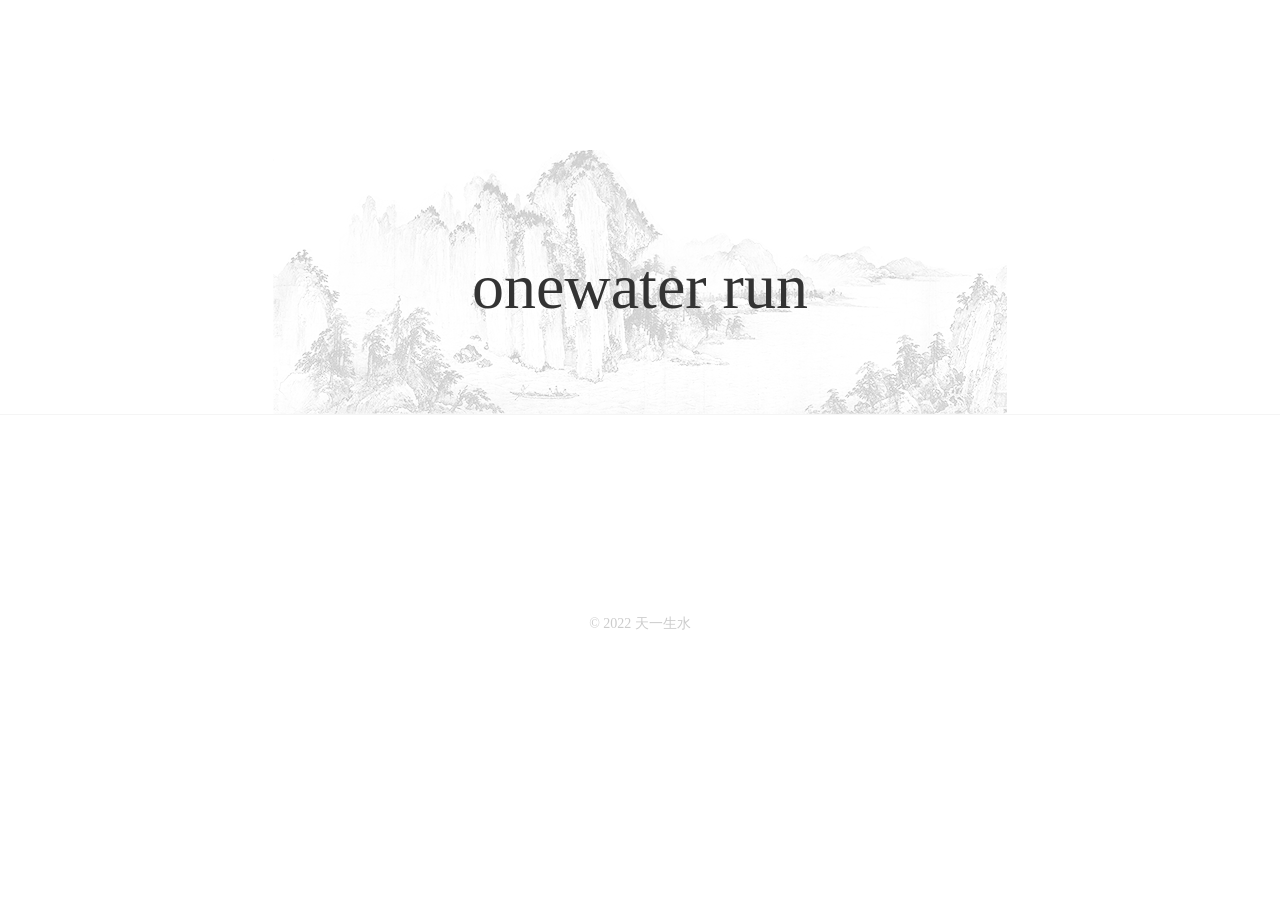
<file: index2022-1.html>
<html>
<head>
<title>天一生水</title>
<meta name="description" content="天一生水,onewater run">
<link rel="icon" href="/onewaterrun.png"/>
<link rel="stylesheet" href="https://lf9-cdn-tos.bytecdntp.com/cdn/expire-1-y/font-awesome/4.7.0/css/font-awesome.min.css">
<link rel='stylesheet' href='https://font.sec.miui.com/font/css?family=MiSans:100,300,450,500,650:Chinese_Simplify,Latin&display=swap' type='text/css' media='screen' />
<style>
html, body {
    width: 100%;
    height: 100%;
}

body {
    margin: 0;
    min-height: 560px;
    min-width: 800px;
    font-family: 'MiSans';
}

.main {
    position: relative;
    top: 50%;
    margin-top: -300px;
}

.titleouter {
    border-bottom: 1px solid #f5f5f5;
}

.title {
    width: 800px;
    position: relative;
    margin: 0 auto;
    padding-top: 100px;
    padding-bottom: 90px;
    font-family: 'MiSans';
    font-weight: 100;
    font-size: 64px;
    text-align: center;
    color: #333333;
    background: url(background.png) no-repeat center bottom;
    background-size: 800px;
}

.title img {
    vertical-align: bottom;
}

.download {
    padding-top: 100px;
    padding-bottom: 100px;
    text-align: center;
}

.download a {
    color: black;
    text-decoration: none;
    font-size: 0;
    margin: 0 30px;
}

.download i {
    font-size: 28px;
    color: #cccccc;
}

.download i:hover {
    color: #333333;
}

.invite {
    position: absolute;
    top: 20px;
    right: 100px;
    text-align: center;
    display: none;
}

.invite a {
    color: black;
    text-decoration: none;
    font-size: 16px;
    background: rgb(66, 133, 244);
    color: white;
    padding: 5px 10px;
}

.invite a:hover {
    background: rgb(130, 177, 255);
}

.footer {
    font-size: 14px;
    font-family: 'MiSans';
    font-weight: 500;
    text-align: center;
    color: #CCCCCC;
    padding-bottom: 20px;
}

.footer a {
    color: #cccccc;
}
    </style>
</head>
<body>
<div class="main">
    <div class="titleouter">
        <div class="title">onewater run</div>
    </div>
  <div class="download">
        <a >
            <i class="fa fa-rss"></i>
        </a>
        <a >
            <i class="fa fa-code"></i>
        </a>
        <a >
	   <i class="fa fa-weixin" title="一蓑烟雨任平生"></i>
        </a>
   </div>
    <div class="footer">&copy; 2022 天一生水</div>	
</div>
</body>
</html>
</file>
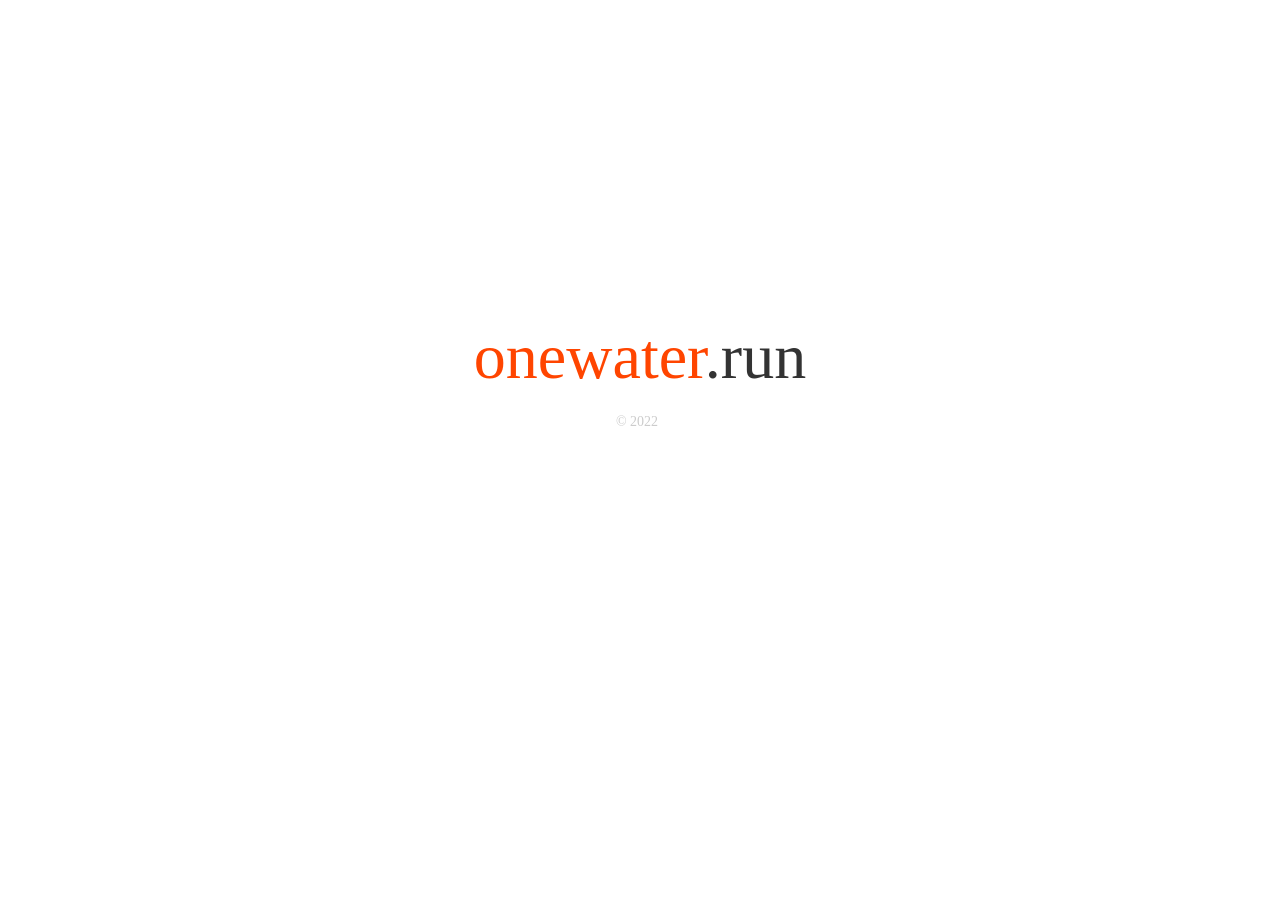
<file: index2022.html>
<html>
<head>
<title>天一生水</title>
<meta http-equiv="Content-Type" content="text/html; charset=utf-8"/>
<meta name="description" content="天一生水英文翻译--onewater run">
<meta name="keywords" content="天一生水,onewater run,jiangyu.org">
<link rel="icon" href="/onewaterrun.png"/>
<link rel="stylesheet" href="https://lf9-cdn-tos.bytecdntp.com/cdn/expire-1-y/font-awesome/5.15.4/css/all.min.css">
<link rel='stylesheet' id='font-misans-css'  href='https://font.sec.miui.com/font/css?family=MiSans:300,450,500,650:Chinese_Simplify,Latin&display=swap' type='text/css' media='screen' />
<style>
html, body {
    width: 100%;
    height: 100%;
}
body {
    margin: 0;
    min-height: 560px;
    min-width: 800px;
    font-family: 'MiSans';
    background-color: ;
}
.main {
    position: relative;
    top: 50%;
    margin-top: -180px;
}
.titleouter {
 font-family: 'MiSans';
 
}
 .title {
    width: 800px;
    position: relative;
    margin: 0 auto;
    padding-top: 50px;
    padding-bottom: 0px;
    font-family: 'MiSans';
    font-size: 64px;
    color:#ff4500;
	font-weight: 300;
    text-align: center;
    background-size: 800px;
}

.title span {
	color:#333333;
	}
.title img {
    vertical-align: bottom;
}

.download {
    padding-top: 10px;
    padding-bottom: 10px;
    text-align: center;
	 color: black;
}
.download a {
    color: black;
    text-decoration: none;
    font-size: 20px;
    margin: 0 10px;
}
.download hover {
    color: #555;
}
.download i {
    font-size: 20px;
    color: black;
}
.download i:hover {
    color: #FF4500;
}
.invite {
    position: absolute;
    top: 20px;
    right: 100px;
    text-align: center;
    display: none;
}
.invite i {
    font-size: 16px;
    color: #555;
}
.invite i:hover {
    color: black;
}
    
.invite a {
    color: black;
    text-decoration: none;
    font-size: 16px;
    background: rgb(66, 133, 244);
    color: white;
    padding: 5px 10px;
}
.invite a:hover {
    background: rgb(130, 177, 255);
}
.footer {
    font-size: 14px;
    text-align: center;
    color: #cccccc;
    padding-bottom: 20px;
}
.footer i {
    font-size: 14px;
    color: #cccccc;
}
.footer i:hover {
    color: black;
}
.footer a {
    color: #cccccc;
    text-decoration: none;
    font-size: 14;
    margin: 0 3px;
}
.footer a:hover {
    color: black;
}

</style>

    <style>
        #main {
        }

        #qrcode img {
            position: absolute;
            top: 50%;
            left: 50%;
            width: 129px;
            height: 129px;
            display: block;
        }

        #qrcode {
            position: fixed;
            top: -130;
            left: 30;
            width: 100%;
            height: 100%;
            background: rgba(255, 255, 255, 0.9);
            z-index: 9999;
            display: none;
        }
    </style>

    <script src="https://lf26-cdn-tos.bytecdntp.com/cdn/expire-1-y/jquery/3.2.1/jquery.min.js"></script>
</head>
<body>

<div class="main">
    <div class="titleouter">
       <div class="title">onewater<span>.run</span></div>
    
    </div>
 
    <div class="download">

    </div>
    <div class="footer">&copy; 2022 <a href=""></a><!--
            <i id="main" class="fab fa-weixin" title="微信公众号"></i>
			   <div id="qrcode">
        <img id="image" width="100%" height="100%" src="https://ipc.name/wp-content/uploads/2021/10/mp2021.jpg">
    </div>
			<script>
        $(function() {
            $("#main").click(function() {
                $("#qrcode").fadeIn("slow");
            });

            $("#qrcode").click(function() {
                $("#qrcode").fadeOut("slow");
            })
            
        });
    </script>
       <a target="_blank" href="" title="博客">
            <i class="fas fa-blog"></i>
        </a>
       <a target="_blank" href="" title="">
            <i class="fab fa-dropbox"></i>
        </a>
           <a target="_blank" href="" title="">
            <i class="fas fa-heart"></i>
        </a>
  -->  
    </div>

</div>
</body>
</html>
</file>
